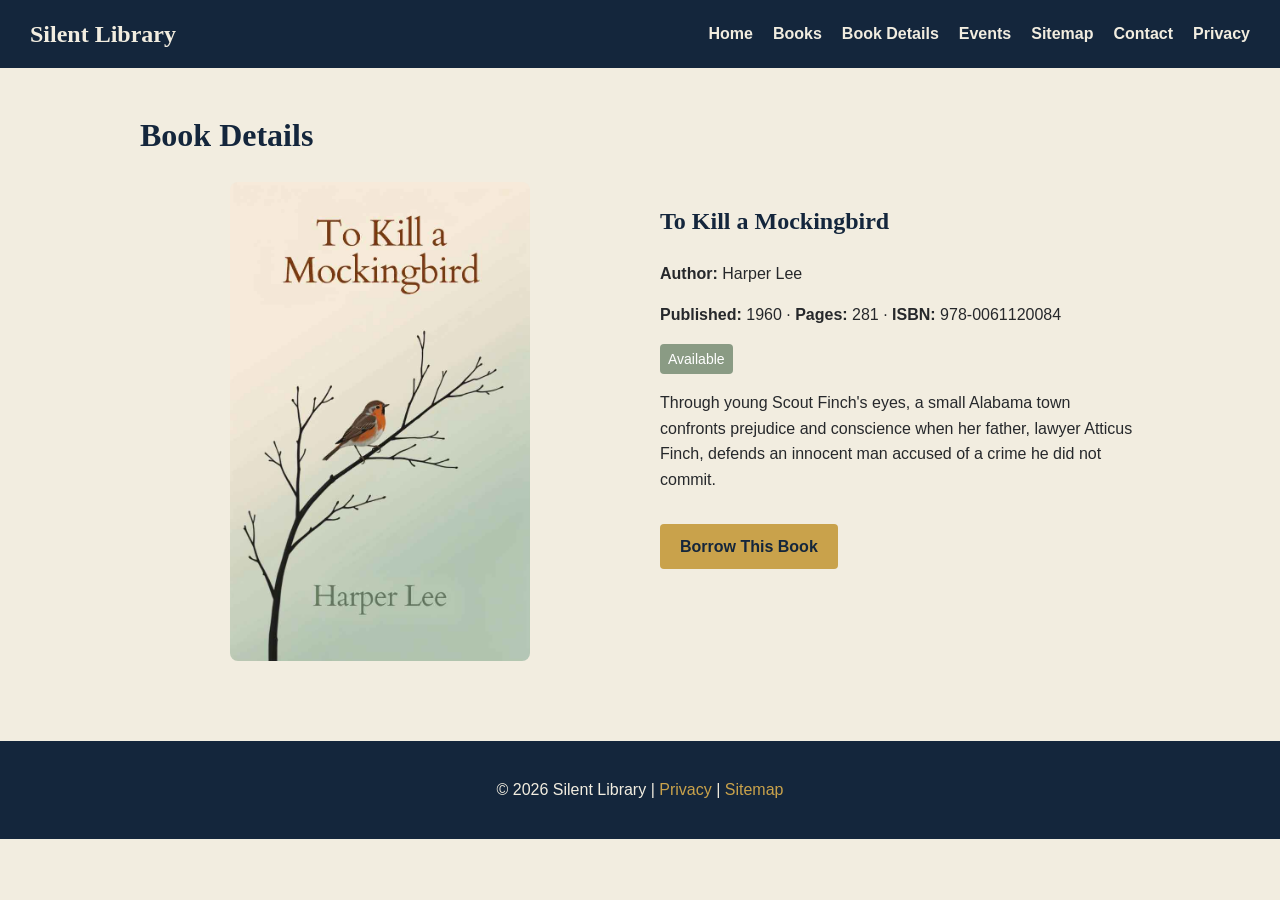
<file: Silent_Library_Project/book-details.html>
<!DOCTYPE html>
<html lang="en">
<head>
  <meta charset="UTF-8">
  <title>Silent Library - Book Details</title>
  <link rel="stylesheet" href="css/style.css">
</head>
<body>
  <header>
    <a href="index.html" class="logo">Silent Library</a>
    <nav><ul>
      <li><a href="index.html">Home</a></li><li><a href="books.html">Books</a></li><li><a href="book-details.html">Book Details</a></li><li><a href="events.html">Events</a></li><li><a href="sitemap.html">Sitemap</a></li><li><a href="contact.html">Contact</a></li><li><a href="privacy.html">Privacy</a></li>
    </ul></nav>
  </header>

  <main>
    <h1>Book Details</h1>
    <div class="two-col">
      <div class="col">
        <img src="assets/book-mockingbird.jpg" alt="To Kill a Mockingbird cover" style="width:100%;max-width:300px;display:block;margin:0 auto;border-radius:8px;">
      </div>
      <div class="col">
        <h2>To Kill a Mockingbird</h2>
        <p><strong>Author:</strong> Harper Lee</p>
        <p><strong>Published:</strong> 1960 · <strong>Pages:</strong> 281 · <strong>ISBN:</strong> 978-0061120084</p>
        <p><span class="badge">Available</span></p>
        <p>Through young Scout Finch's eyes, a small Alabama town confronts prejudice and conscience when her father, lawyer Atticus Finch, defends an innocent man accused of a crime he did not commit.</p>
        <a href="contact.html" class="btn">Borrow This Book</a>
      </div>
    </div>
  </main>

  <footer><p>&copy; 2026 Silent Library | <a href="privacy.html">Privacy</a> | <a href="sitemap.html">Sitemap</a></p></footer>
</body>
</html>
</file>
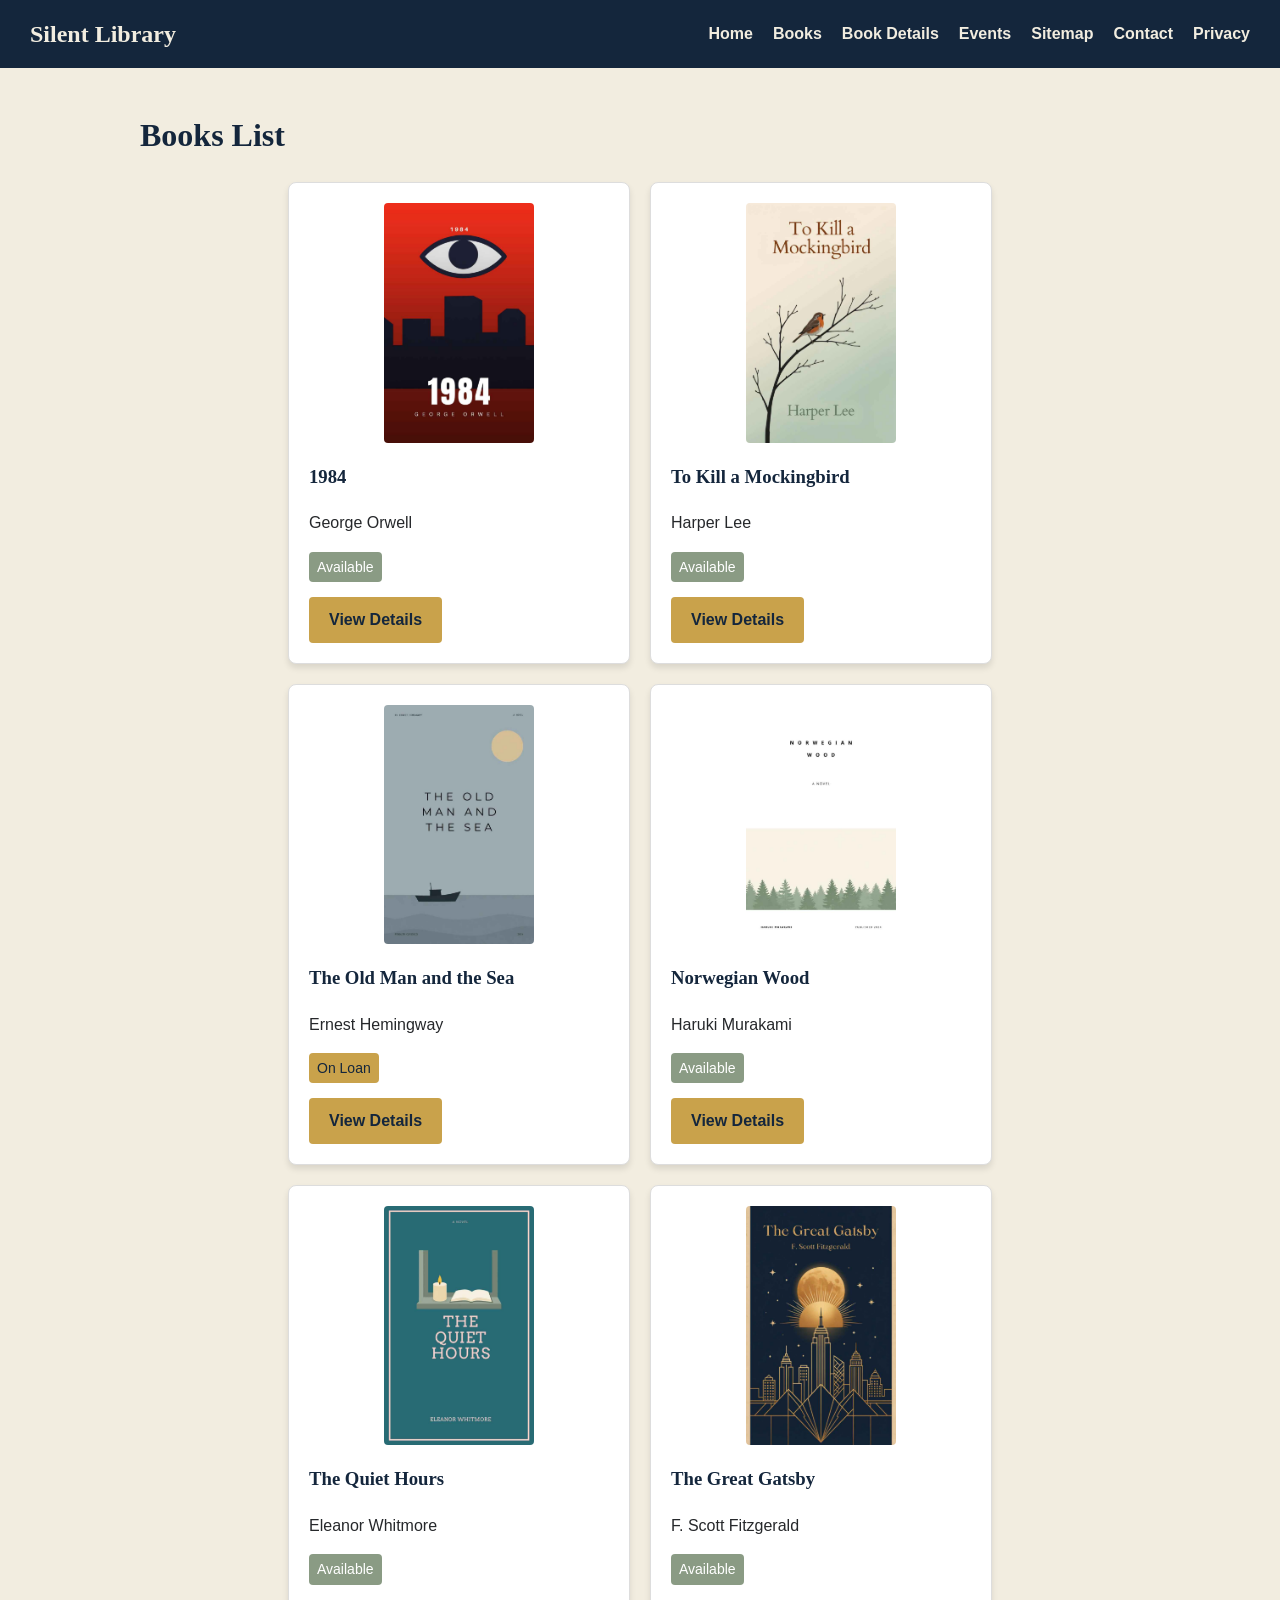
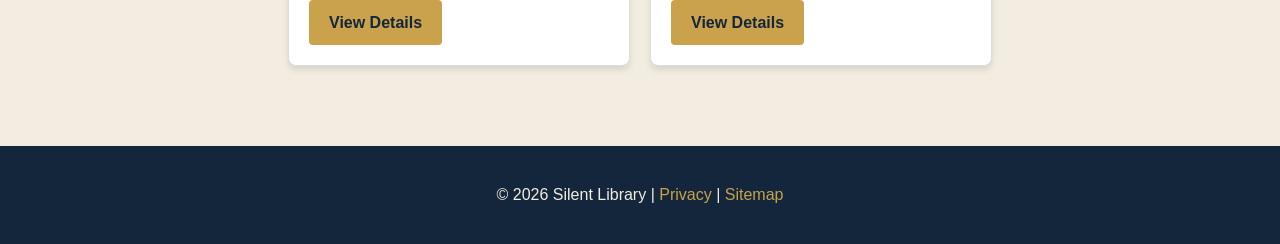
<file: Silent_Library_Project/books.html>
<!DOCTYPE html>
<html lang="en">
<head>
  <meta charset="UTF-8">
  <title>Silent Library - Books</title>
  <link rel="stylesheet" href="css/style.css">
</head>
<body>
  <header>
    <a href="index.html" class="logo">Silent Library</a>
    <nav><ul>
      <li><a href="index.html">Home</a></li><li><a href="books.html">Books</a></li><li><a href="book-details.html">Book Details</a></li><li><a href="events.html">Events</a></li><li><a href="sitemap.html">Sitemap</a></li><li><a href="contact.html">Contact</a></li><li><a href="privacy.html">Privacy</a></li>
    </ul></nav>
  </header>

  <main>
    <h1>Books List</h1>
    <div class="card-grid">
      <div class="card"><img class="cover" src="assets/book-1984.jpg" alt="1984"><h3>1984</h3><p>George Orwell</p><span class="badge">Available</span><br><a href="details-1984.html" class="btn">View Details</a></div>
      <div class="card"><img class="cover" src="assets/book-mockingbird.jpg" alt="To Kill a Mockingbird"><h3>To Kill a Mockingbird</h3><p>Harper Lee</p><span class="badge">Available</span><br><a href="book-details.html" class="btn">View Details</a></div>
      <div class="card"><img class="cover" src="assets/book-old-man.jpg" alt="The Old Man and the Sea"><h3>The Old Man and the Sea</h3><p>Ernest Hemingway</p><span class="badge" style="background:var(--gold);color:var(--navy)">On Loan</span><br><a href="details-old-man.html" class="btn">View Details</a></div>
      <div class="card"><img class="cover" src="assets/book-norwegian-wood.jpg" alt="Norwegian Wood"><h3>Norwegian Wood</h3><p>Haruki Murakami</p><span class="badge">Available</span><br><a href="details-norwegian-wood.html" class="btn">View Details</a></div>
      <div class="card"><img class="cover" src="assets/book-quiet-hours.jpg" alt="The Quiet Hours"><h3>The Quiet Hours</h3><p>Eleanor Whitmore</p><span class="badge">Available</span><br><a href="details-quiet-hours.html" class="btn">View Details</a></div>
      <div class="card"><img class="cover" src="assets/book-gatsby.jpg" alt="The Great Gatsby"><h3>The Great Gatsby</h3><p>F. Scott Fitzgerald</p><span class="badge">Available</span><br><a href="details-gatsby.html" class="btn">View Details</a></div>
    </div>
  </main>

  <footer><p>&copy; 2026 Silent Library | <a href="privacy.html">Privacy</a> | <a href="sitemap.html">Sitemap</a></p></footer>
</body>
</html>
</file>
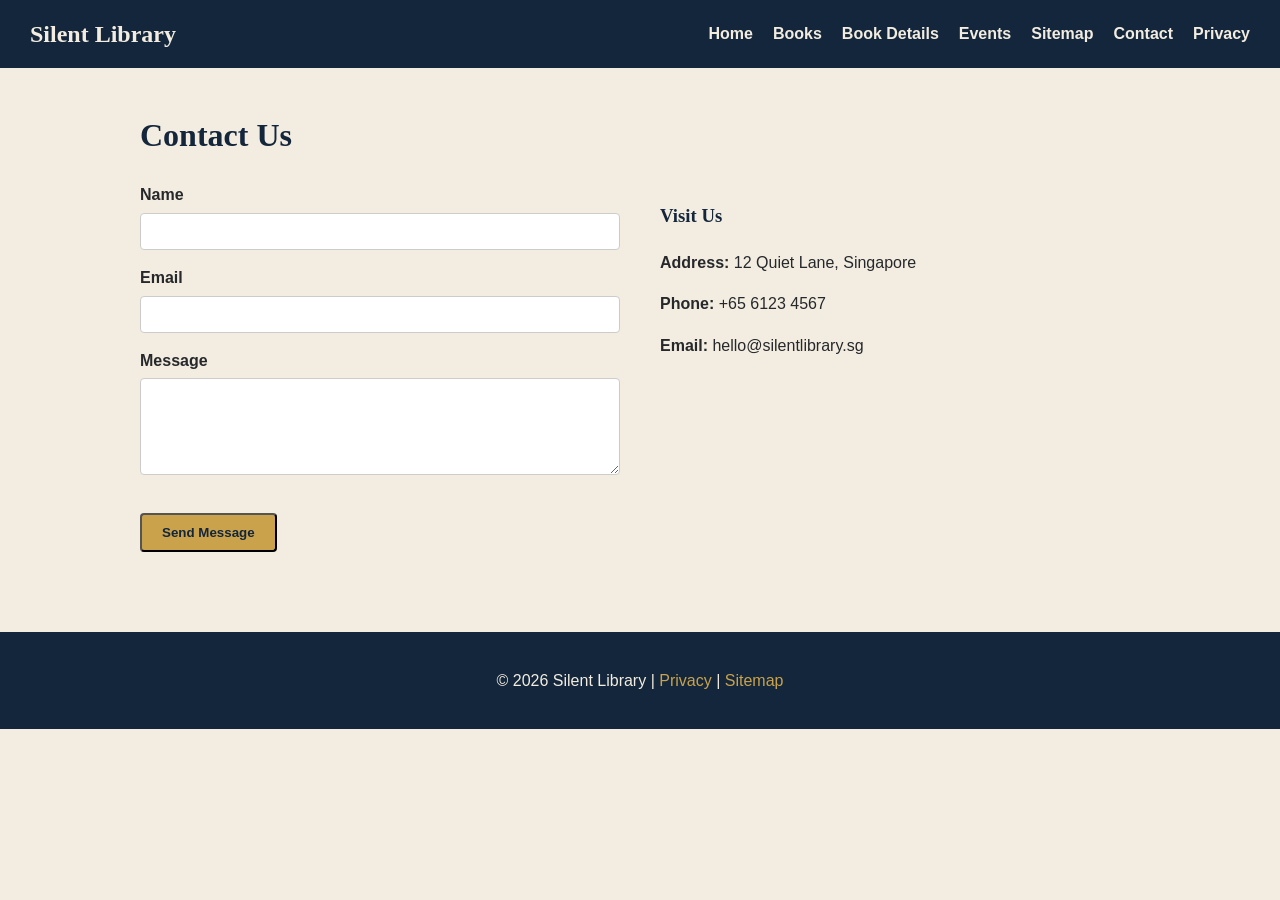
<file: Silent_Library_Project/contact.html>
<!DOCTYPE html>
<html lang="en">
<head>
  <meta charset="UTF-8">
  <title>Silent Library - Contact</title>
  <link rel="stylesheet" href="css/style.css">
</head>
<body>
  <header>
    <a href="index.html" class="logo">Silent Library</a>
    <nav><ul>
      <li><a href="index.html">Home</a></li><li><a href="books.html">Books</a></li><li><a href="book-details.html">Book Details</a></li><li><a href="events.html">Events</a></li><li><a href="sitemap.html">Sitemap</a></li><li><a href="contact.html">Contact</a></li><li><a href="privacy.html">Privacy</a></li>
    </ul></nav>
  </header>

  <main>
    <h1>Contact Us</h1>
    <div class="two-col">
      <div class="col">
        <form>
          <label for="name">Name</label>
          <input type="text" id="name">
          <label for="email">Email</label>
          <input type="email" id="email">
          <label for="msg">Message</label>
          <textarea id="msg" rows="5"></textarea>
          <button type="submit" class="btn">Send Message</button>
        </form>
      </div>
      <div class="col">
        <h3>Visit Us</h3>
        <p><strong>Address:</strong> 12 Quiet Lane, Singapore</p>
        <p><strong>Phone:</strong> +65 6123 4567</p>
        <p><strong>Email:</strong> hello@silentlibrary.sg</p>
      </div>
    </div>
  </main>

  <footer><p>&copy; 2026 Silent Library | <a href="privacy.html">Privacy</a> | <a href="sitemap.html">Sitemap</a></p></footer>
</body>
</html>
</file>
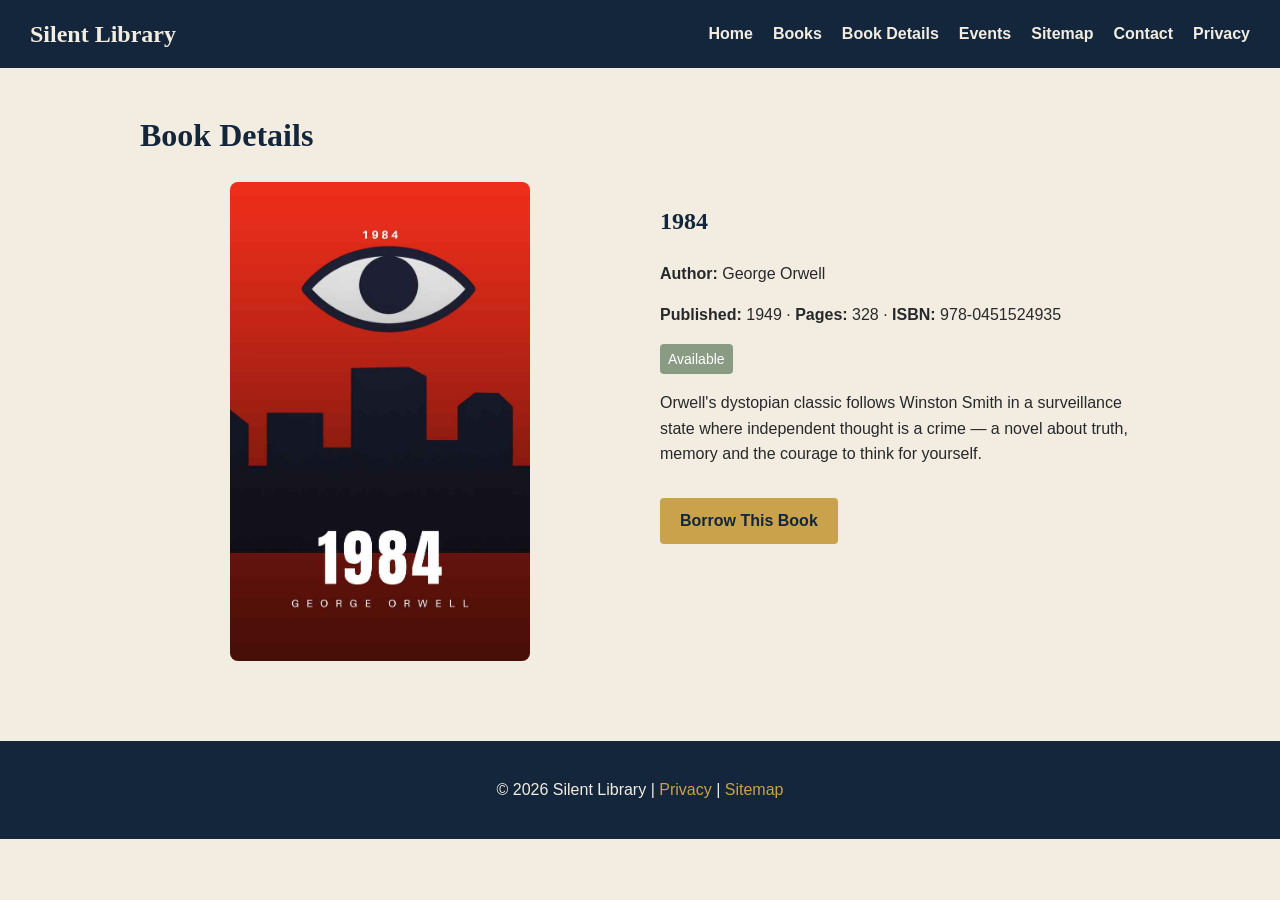
<file: Silent_Library_Project/details-1984.html>
<!DOCTYPE html>
<html lang="en">
<head>
  <meta charset="UTF-8">
  <title>Silent Library - 1984</title>
  <link rel="stylesheet" href="css/style.css">
</head>
<body>
  <header>
    <a href="index.html" class="logo">Silent Library</a>
    <nav><ul>
      <li><a href="index.html">Home</a></li><li><a href="books.html">Books</a></li><li><a href="book-details.html">Book Details</a></li><li><a href="events.html">Events</a></li><li><a href="sitemap.html">Sitemap</a></li><li><a href="contact.html">Contact</a></li><li><a href="privacy.html">Privacy</a></li>
    </ul></nav>
  </header>
  <main>
    <h1>Book Details</h1>
    <div class="two-col">
      <div class="col"><img src="assets/book-1984.jpg" alt="1984 cover" style="width:100%;max-width:300px;display:block;margin:0 auto;border-radius:8px;"></div>
      <div class="col">
        <h2>1984</h2>
        <p><strong>Author:</strong> George Orwell</p>
        <p><strong>Published:</strong> 1949 · <strong>Pages:</strong> 328 · <strong>ISBN:</strong> 978-0451524935</p>
        <p><span class="badge">Available</span></p>
        <p>Orwell's dystopian classic follows Winston Smith in a surveillance state where independent thought is a crime — a novel about truth, memory and the courage to think for yourself.</p>
        <a href="contact.html" class="btn">Borrow This Book</a>
      </div>
    </div>
  </main>
  <footer><p>&copy; 2026 Silent Library | <a href="privacy.html">Privacy</a> | <a href="sitemap.html">Sitemap</a></p></footer>
</body>
</html>
</file>
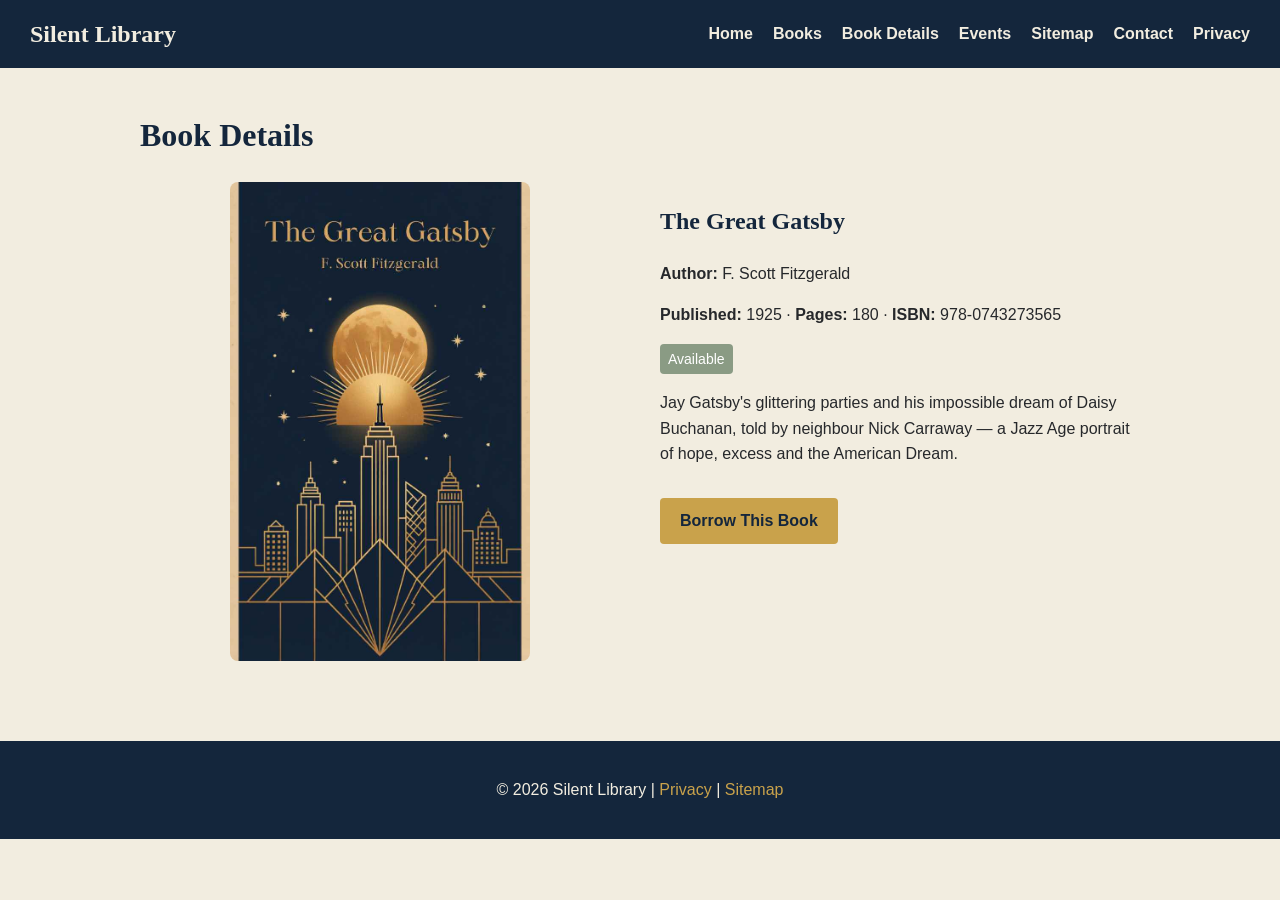
<file: Silent_Library_Project/details-gatsby.html>
<!DOCTYPE html>
<html lang="en">
<head>
  <meta charset="UTF-8">
  <title>Silent Library - The Great Gatsby</title>
  <link rel="stylesheet" href="css/style.css">
</head>
<body>
  <header>
    <a href="index.html" class="logo">Silent Library</a>
    <nav><ul>
      <li><a href="index.html">Home</a></li><li><a href="books.html">Books</a></li><li><a href="book-details.html">Book Details</a></li><li><a href="events.html">Events</a></li><li><a href="sitemap.html">Sitemap</a></li><li><a href="contact.html">Contact</a></li><li><a href="privacy.html">Privacy</a></li>
    </ul></nav>
  </header>
  <main>
    <h1>Book Details</h1>
    <div class="two-col">
      <div class="col"><img src="assets/book-gatsby.jpg" alt="The Great Gatsby cover" style="width:100%;max-width:300px;display:block;margin:0 auto;border-radius:8px;"></div>
      <div class="col">
        <h2>The Great Gatsby</h2>
        <p><strong>Author:</strong> F. Scott Fitzgerald</p>
        <p><strong>Published:</strong> 1925 · <strong>Pages:</strong> 180 · <strong>ISBN:</strong> 978-0743273565</p>
        <p><span class="badge">Available</span></p>
        <p>Jay Gatsby's glittering parties and his impossible dream of Daisy Buchanan, told by neighbour Nick Carraway — a Jazz Age portrait of hope, excess and the American Dream.</p>
        <a href="contact.html" class="btn">Borrow This Book</a>
      </div>
    </div>
  </main>
  <footer><p>&copy; 2026 Silent Library | <a href="privacy.html">Privacy</a> | <a href="sitemap.html">Sitemap</a></p></footer>
</body>
</html>
</file>
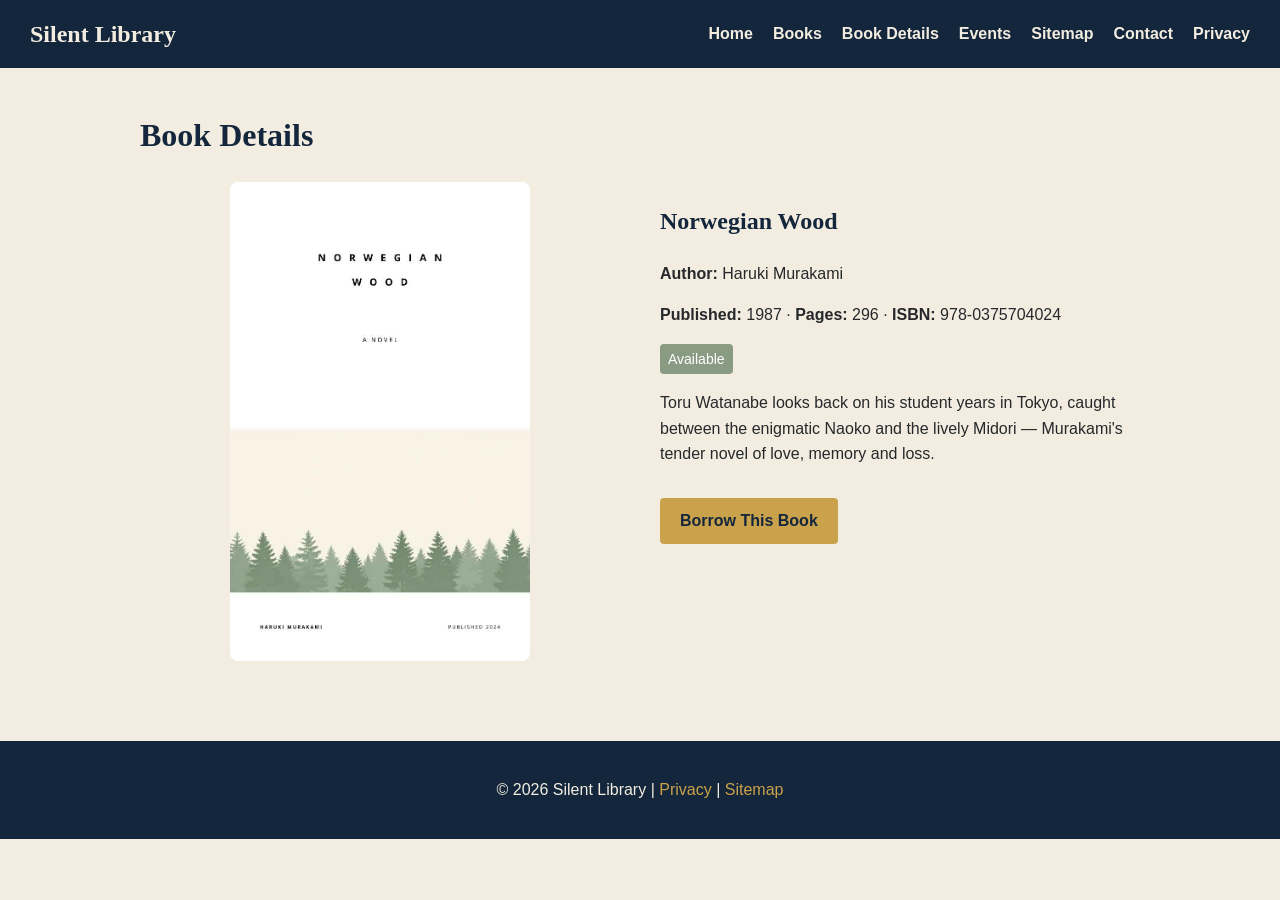
<file: Silent_Library_Project/details-norwegian-wood.html>
<!DOCTYPE html>
<html lang="en">
<head>
  <meta charset="UTF-8">
  <title>Silent Library - Norwegian Wood</title>
  <link rel="stylesheet" href="css/style.css">
</head>
<body>
  <header>
    <a href="index.html" class="logo">Silent Library</a>
    <nav><ul>
      <li><a href="index.html">Home</a></li><li><a href="books.html">Books</a></li><li><a href="book-details.html">Book Details</a></li><li><a href="events.html">Events</a></li><li><a href="sitemap.html">Sitemap</a></li><li><a href="contact.html">Contact</a></li><li><a href="privacy.html">Privacy</a></li>
    </ul></nav>
  </header>
  <main>
    <h1>Book Details</h1>
    <div class="two-col">
      <div class="col"><img src="assets/book-norwegian-wood.jpg" alt="Norwegian Wood cover" style="width:100%;max-width:300px;display:block;margin:0 auto;border-radius:8px;"></div>
      <div class="col">
        <h2>Norwegian Wood</h2>
        <p><strong>Author:</strong> Haruki Murakami</p>
        <p><strong>Published:</strong> 1987 · <strong>Pages:</strong> 296 · <strong>ISBN:</strong> 978-0375704024</p>
        <p><span class="badge">Available</span></p>
        <p>Toru Watanabe looks back on his student years in Tokyo, caught between the enigmatic Naoko and the lively Midori — Murakami's tender novel of love, memory and loss.</p>
        <a href="contact.html" class="btn">Borrow This Book</a>
      </div>
    </div>
  </main>
  <footer><p>&copy; 2026 Silent Library | <a href="privacy.html">Privacy</a> | <a href="sitemap.html">Sitemap</a></p></footer>
</body>
</html>
</file>
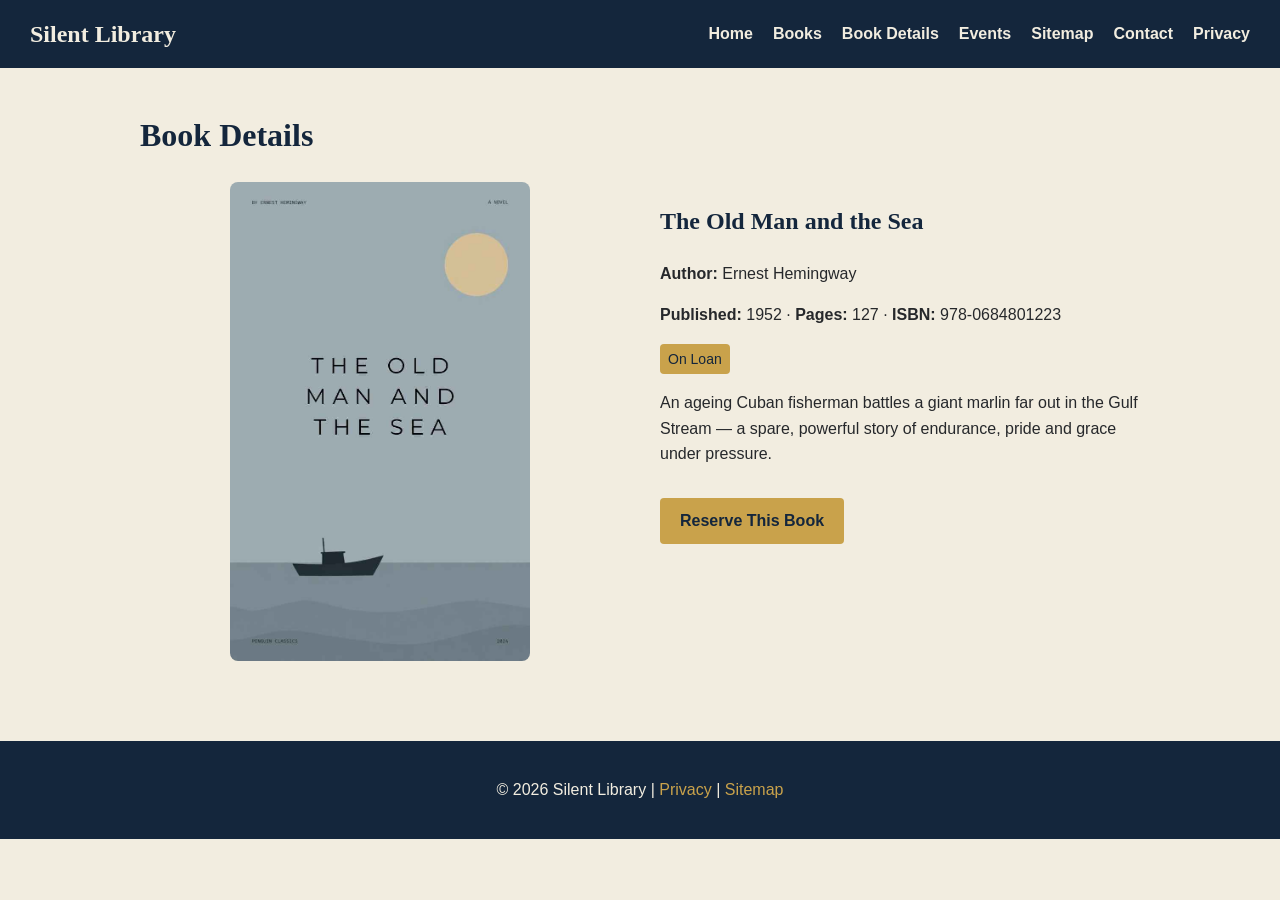
<file: Silent_Library_Project/details-old-man.html>
<!DOCTYPE html>
<html lang="en">
<head>
  <meta charset="UTF-8">
  <title>Silent Library - The Old Man and the Sea</title>
  <link rel="stylesheet" href="css/style.css">
</head>
<body>
  <header>
    <a href="index.html" class="logo">Silent Library</a>
    <nav><ul>
      <li><a href="index.html">Home</a></li><li><a href="books.html">Books</a></li><li><a href="book-details.html">Book Details</a></li><li><a href="events.html">Events</a></li><li><a href="sitemap.html">Sitemap</a></li><li><a href="contact.html">Contact</a></li><li><a href="privacy.html">Privacy</a></li>
    </ul></nav>
  </header>
  <main>
    <h1>Book Details</h1>
    <div class="two-col">
      <div class="col"><img src="assets/book-old-man.jpg" alt="The Old Man and the Sea cover" style="width:100%;max-width:300px;display:block;margin:0 auto;border-radius:8px;"></div>
      <div class="col">
        <h2>The Old Man and the Sea</h2>
        <p><strong>Author:</strong> Ernest Hemingway</p>
        <p><strong>Published:</strong> 1952 · <strong>Pages:</strong> 127 · <strong>ISBN:</strong> 978-0684801223</p>
        <p><span class="badge" style="background:var(--gold);color:var(--navy)">On Loan</span></p>
        <p>An ageing Cuban fisherman battles a giant marlin far out in the Gulf Stream — a spare, powerful story of endurance, pride and grace under pressure.</p>
        <a href="contact.html" class="btn">Reserve This Book</a>
      </div>
    </div>
  </main>
  <footer><p>&copy; 2026 Silent Library | <a href="privacy.html">Privacy</a> | <a href="sitemap.html">Sitemap</a></p></footer>
</body>
</html>
</file>
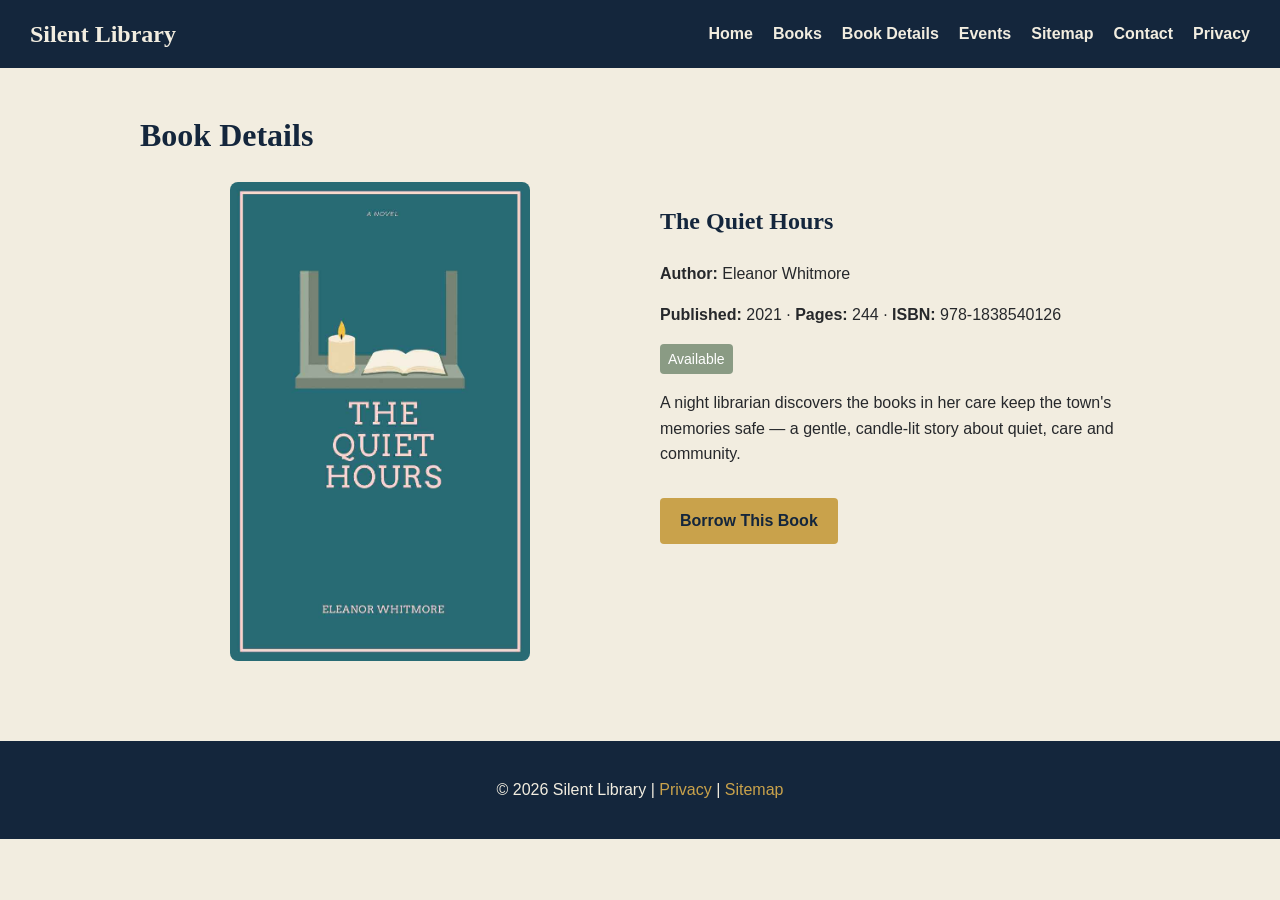
<file: Silent_Library_Project/details-quiet-hours.html>
<!DOCTYPE html>
<html lang="en">
<head>
  <meta charset="UTF-8">
  <title>Silent Library - The Quiet Hours</title>
  <link rel="stylesheet" href="css/style.css">
</head>
<body>
  <header>
    <a href="index.html" class="logo">Silent Library</a>
    <nav><ul>
      <li><a href="index.html">Home</a></li><li><a href="books.html">Books</a></li><li><a href="book-details.html">Book Details</a></li><li><a href="events.html">Events</a></li><li><a href="sitemap.html">Sitemap</a></li><li><a href="contact.html">Contact</a></li><li><a href="privacy.html">Privacy</a></li>
    </ul></nav>
  </header>
  <main>
    <h1>Book Details</h1>
    <div class="two-col">
      <div class="col"><img src="assets/book-quiet-hours.jpg" alt="The Quiet Hours cover" style="width:100%;max-width:300px;display:block;margin:0 auto;border-radius:8px;"></div>
      <div class="col">
        <h2>The Quiet Hours</h2>
        <p><strong>Author:</strong> Eleanor Whitmore</p>
        <p><strong>Published:</strong> 2021 · <strong>Pages:</strong> 244 · <strong>ISBN:</strong> 978-1838540126</p>
        <p><span class="badge">Available</span></p>
        <p>A night librarian discovers the books in her care keep the town's memories safe — a gentle, candle-lit story about quiet, care and community.</p>
        <a href="contact.html" class="btn">Borrow This Book</a>
      </div>
    </div>
  </main>
  <footer><p>&copy; 2026 Silent Library | <a href="privacy.html">Privacy</a> | <a href="sitemap.html">Sitemap</a></p></footer>
</body>
</html>
</file>
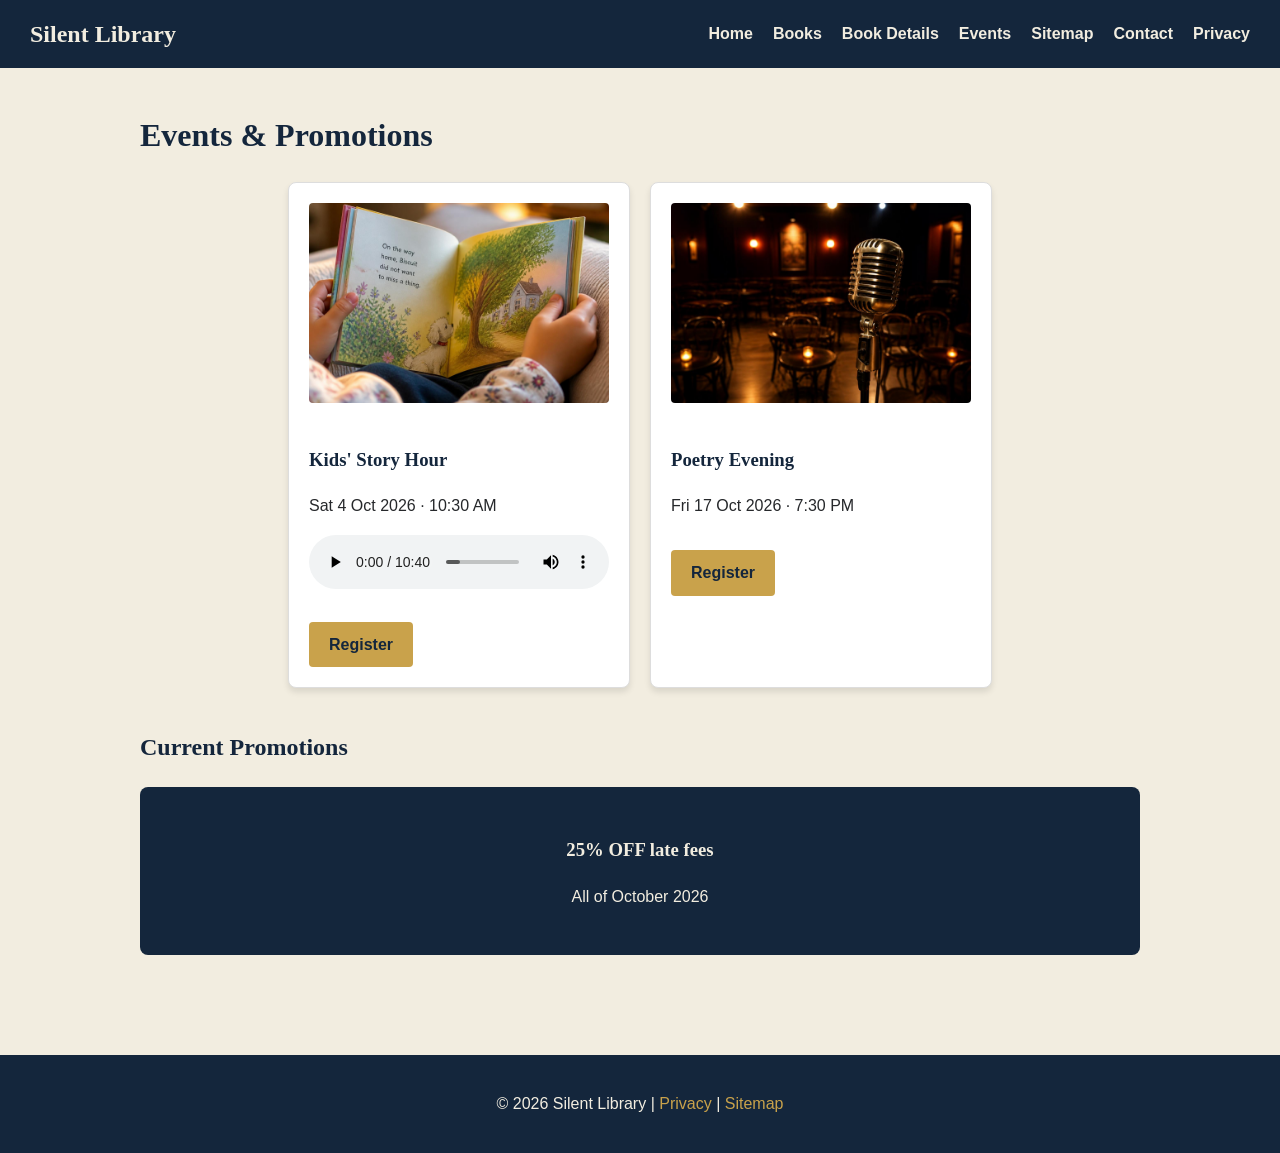
<file: Silent_Library_Project/events.html>
<!DOCTYPE html>
<html lang="en">
<head>
  <meta charset="UTF-8">
  <title>Silent Library - Events</title>
  <link rel="stylesheet" href="css/style.css">
</head>
<body>
  <header>
    <a href="index.html" class="logo">Silent Library</a>
    <nav><ul>
      <li><a href="index.html">Home</a></li><li><a href="books.html">Books</a></li><li><a href="book-details.html">Book Details</a></li><li><a href="events.html">Events</a></li><li><a href="sitemap.html">Sitemap</a></li><li><a href="contact.html">Contact</a></li><li><a href="privacy.html">Privacy</a></li>
    </ul></nav>
  </header>

  <main>
    <h1>Events & Promotions</h1>
    
    <div class="card-grid">
      <div class="card">
        <img src="assets/event-story-hour.jpg" alt="Kids Story Hour">
        <h3>Kids' Story Hour</h3>
        <p>Sat 4 Oct 2026 · 10:30 AM</p>
        <audio controls src="assets/story-hour-sample.mp3" style="width:100%; margin-bottom:10px;"></audio>
        <a href="contact.html" class="btn">Register</a>
      </div>
      <div class="card">
        <img src="assets/event-poetry.jpg" alt="Poetry Evening">
        <h3>Poetry Evening</h3>
        <p>Fri 17 Oct 2026 · 7:30 PM</p>
        <a href="contact.html" class="btn">Register</a>
      </div>
    </div>

    <h2 style="margin-top:40px;">Current Promotions</h2>
    <div class="promo">
      <h3>25% OFF late fees</h3>
      <p>All of October 2026</p>
    </div>
  </main>

  <footer><p>&copy; 2026 Silent Library | <a href="privacy.html">Privacy</a> | <a href="sitemap.html">Sitemap</a></p></footer>
</body>
</html>
</file>
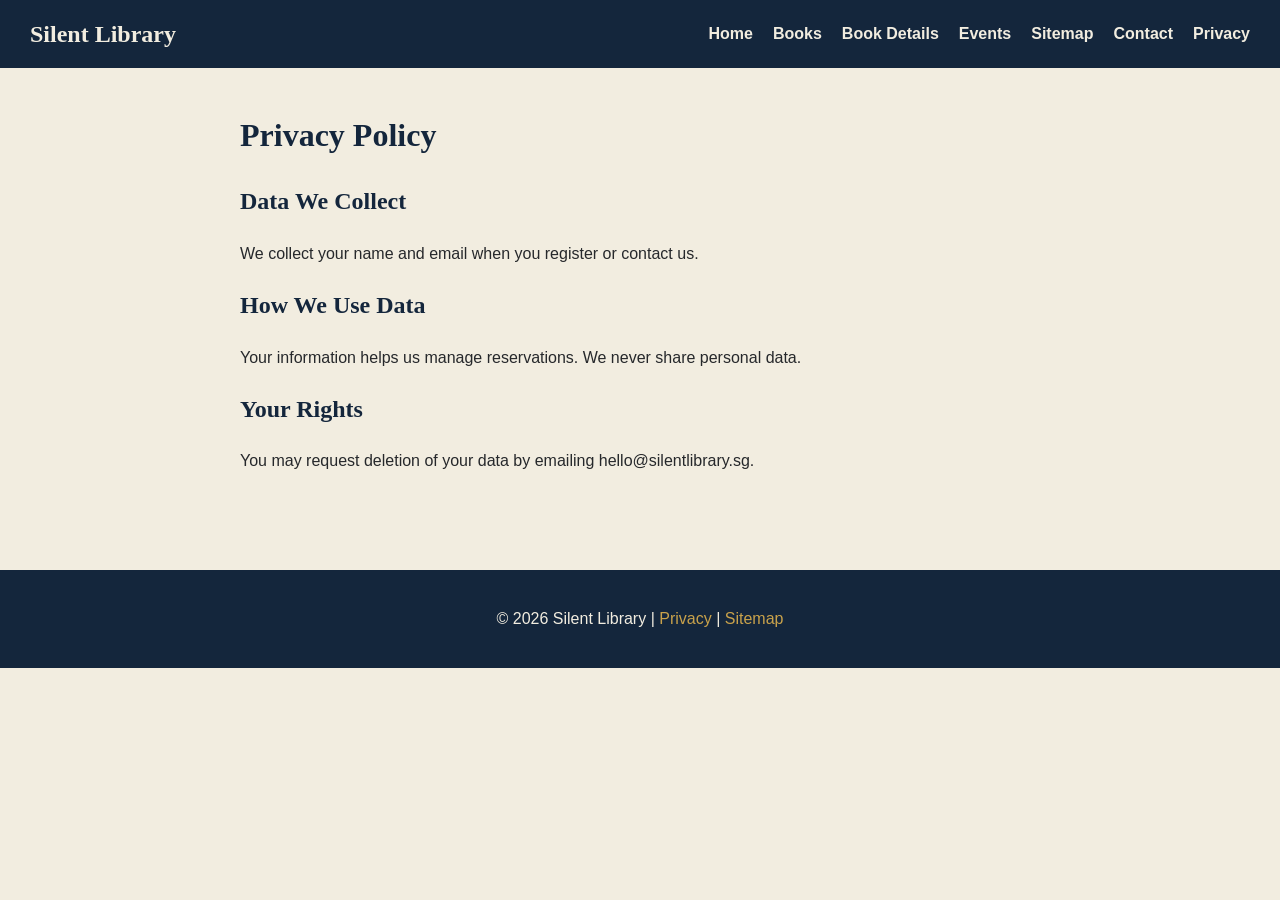
<file: Silent_Library_Project/privacy.html>
<!DOCTYPE html>
<html lang="en">
<head>
  <meta charset="UTF-8">
  <title>Silent Library - Privacy</title>
  <link rel="stylesheet" href="css/style.css">
</head>
<body>
  <header>
    <a href="index.html" class="logo">Silent Library</a>
    <nav><ul>
      <li><a href="index.html">Home</a></li><li><a href="books.html">Books</a></li><li><a href="book-details.html">Book Details</a></li><li><a href="events.html">Events</a></li><li><a href="sitemap.html">Sitemap</a></li><li><a href="contact.html">Contact</a></li><li><a href="privacy.html">Privacy</a></li>
    </ul></nav>
  </header>

  <main style="max-width: 800px;">
    <h1>Privacy Policy</h1>
    <h2>Data We Collect</h2>
    <p>We collect your name and email when you register or contact us.</p>
    <h2>How We Use Data</h2>
    <p>Your information helps us manage reservations. We never share personal data.</p>
    <h2>Your Rights</h2>
    <p>You may request deletion of your data by emailing hello@silentlibrary.sg.</p>
  </main>

  <footer><p>&copy; 2026 Silent Library | <a href="privacy.html">Privacy</a> | <a href="sitemap.html">Sitemap</a></p></footer>
</body>
</html>
</file>
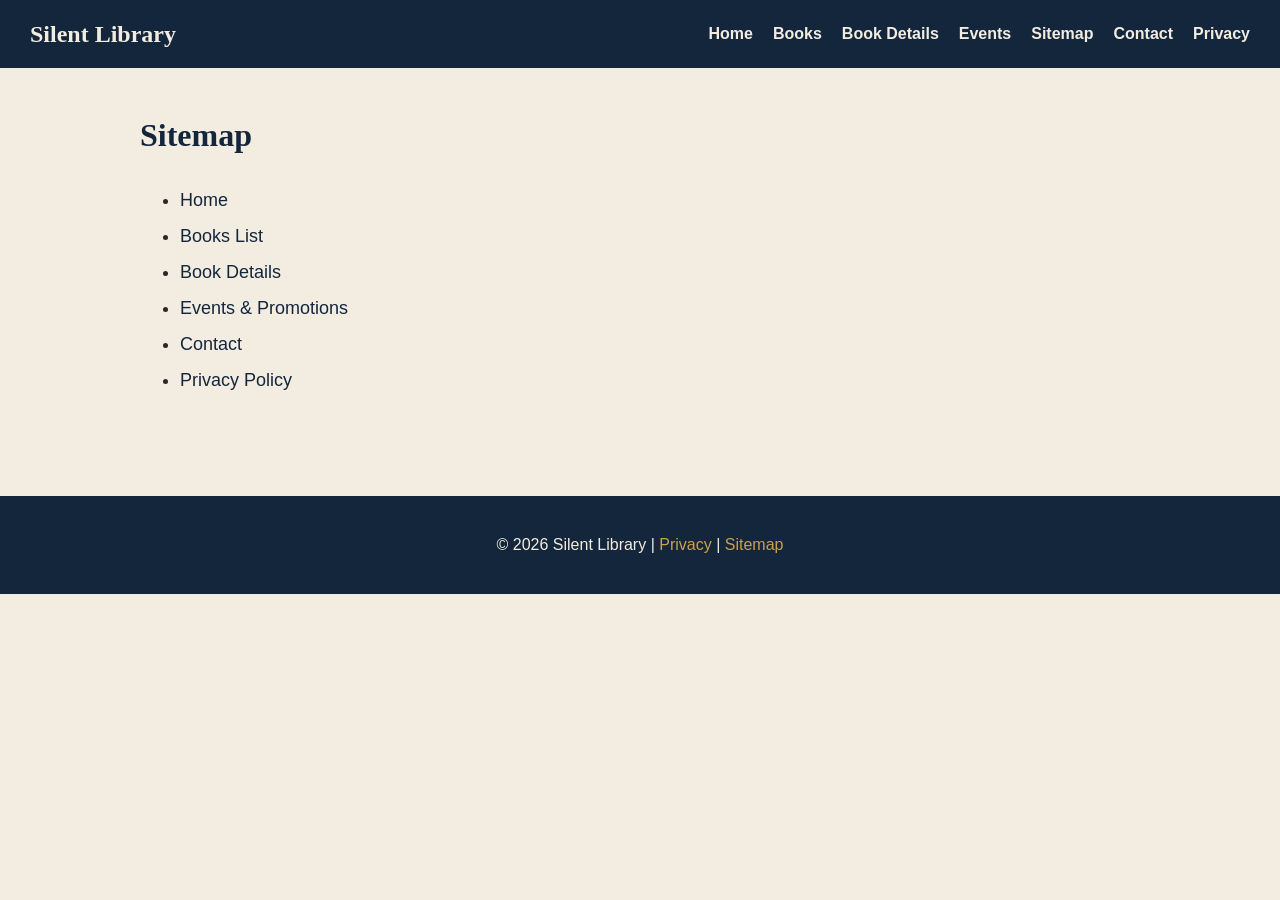
<file: Silent_Library_Project/sitemap.html>
<!DOCTYPE html>
<html lang="en">
<head>
  <meta charset="UTF-8">
  <title>Silent Library - Sitemap</title>
  <link rel="stylesheet" href="css/style.css">
</head>
<body>
  <header>
    <a href="index.html" class="logo">Silent Library</a>
    <nav><ul>
      <li><a href="index.html">Home</a></li><li><a href="books.html">Books</a></li><li><a href="book-details.html">Book Details</a></li><li><a href="events.html">Events</a></li><li><a href="sitemap.html">Sitemap</a></li><li><a href="contact.html">Contact</a></li><li><a href="privacy.html">Privacy</a></li>
    </ul></nav>
  </header>

  <main>
    <h1>Sitemap</h1>
    <ul style="line-height: 2; font-size: 18px;">
      <li><a href="index.html">Home</a></li>
      <li><a href="books.html">Books List</a></li>
      <li><a href="book-details.html">Book Details</a></li>
      <li><a href="events.html">Events & Promotions</a></li>
      <li><a href="contact.html">Contact</a></li>
      <li><a href="privacy.html">Privacy Policy</a></li>
    </ul>
  </main>

  <footer><p>&copy; 2026 Silent Library | <a href="privacy.html">Privacy</a> | <a href="sitemap.html">Sitemap</a></p></footer>
</body>
</html>
</file>
<file: Silent_Library_Project/css/style.css>
/* 1. Brand Colours & Fonts */
:root {
  --navy: #14263C;
  --gold: #C9A24B;
  --cream: #F2EDE0;
  --sage: #8A9B84;
  --charcoal: #26282B;
}

body {
  margin: 0;
  font-family: Arial, sans-serif; /* Fallback if Google fonts fail */
  background-color: var(--cream);
  color: var(--charcoal);
  line-height: 1.6;
}

h1, h2, h3 {
  font-family: Georgia, serif; /* Simple serif for headings */
  color: var(--navy);
}

a { color: var(--navy); text-decoration: none; }

/* 2. Header & Simple Horizontal Nav */
header {
  background-color: var(--navy);
  padding: 15px 30px;
  display: flex;
  justify-content: space-between;
  align-items: center;
}
.logo {
  color: var(--cream);
  font-family: Georgia, serif;
  font-size: 24px;
  font-weight: bold;
}
nav ul {
  list-style: none;
  margin: 0;
  padding: 0;
  display: flex;
  gap: 20px;
}
nav a {
  color: var(--cream);
  font-weight: bold;
  transition: color 0.3s; /* Simple transition */
}
nav a:hover { color: var(--gold); }

/* 3. Main Content Area */
main {
  padding: 20px 30px 40px;
  max-width: 1000px;
  margin: 0 auto;
}

/* 4. Hero Box */
.hero {
  background: linear-gradient(rgba(20,38,60,0.55), rgba(20,38,60,0.55)),
              url("../assets/hero.jpg") center/cover no-repeat;
  color: var(--cream);
  padding: 110px 20px;
  text-align: center;
  margin: 0 0 40px;
  border-radius: 8px;
}
.hero h1 { color: var(--cream); font-size: 48px; margin-bottom: 10px; }

/* 5. Buttons (with simple hover animation) */
.btn {
  display: inline-block;
  background-color: var(--gold);
  color: var(--navy);
  padding: 10px 20px;
  border-radius: 4px;
  font-weight: bold;
  margin-top: 15px;
  transition: transform 0.2s; 
}
.btn:hover {
  transform: scale(1.05); /* Grows slightly on hover */
  color: var(--navy);
}

/* 6. Card Grid */
.card-grid {
  display: flex;
  flex-wrap: wrap;
  gap: 20px;
  justify-content: center;
}
.card {
  background: white;
  border: 1px solid #ddd;
  border-radius: 8px;
  width: 300px;
  padding: 20px;
  box-shadow: 0 4px 6px rgba(0,0,0,0.1);
  transition: transform 0.3s; 
}
.card:hover { transform: translateY(-5px); } /* Lifts on hover */
.card img {
  width: 100%;
  height: 200px;
  object-fit: cover;
  border-radius: 4px;
  margin-bottom: 15px;
}

.card img.cover {
  display: block;
  width: 150px;
  height: auto;
  margin: 0 auto 15px;
  border-radius: 4px;
}

.badge {
  display: inline-block;
  background-color: var(--sage);
  color: white;
  padding: 4px 8px;
  border-radius: 4px;
  font-size: 14px;
}

/* 7. Two Column Layout (Flexbox) */
.two-col { display: flex; gap: 40px; }
.col { flex: 1; }

/* 8. Forms */
label { display: block; margin-bottom: 5px; font-weight: bold; }
input, textarea {
  width: 100%;
  padding: 10px;
  margin-bottom: 15px;
  border: 1px solid #ccc;
  border-radius: 4px;
  box-sizing: border-box;
}

/* 9. Promo Banners */
.promo {
  background-color: var(--navy);
  color: var(--cream);
  padding: 30px;
  text-align: center;
  border-radius: 8px;
  margin-bottom: 20px;
}
.promo h3 { color: var(--cream); }

/* 10. Footer */
footer {
  background-color: var(--navy);
  color: var(--cream);
  text-align: center;
  padding: 20px;
  margin-top: 40px;
}
footer a { color: var(--gold); }
</file>
